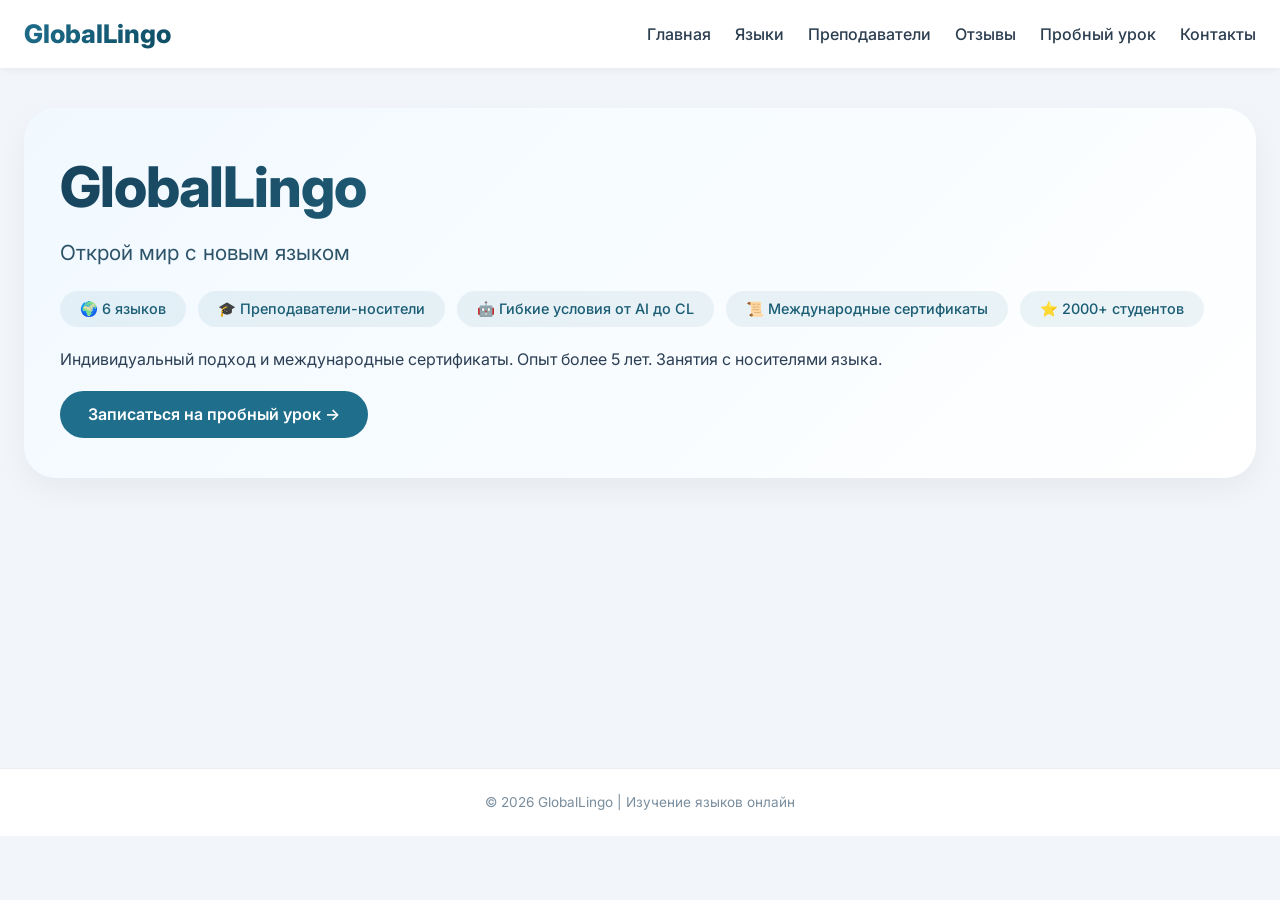
<file: index.html>
<!DOCTYPE html>
<html lang="ru">
<head>
    <meta charset="UTF-8">
    <meta name="viewport" content="width=device-width, initial-scale=1.0">
    <title>GlobalLingo | Изучение языков онлайн</title>
    <link rel="stylesheet" href="style.css">
    <link href="https://fonts.googleapis.com/css2?family=Inter:opsz,wght@14..32,300;400;500;600;700;800&display=swap" rel="stylesheet">
</head>
<body>
    <nav class="main-nav">
        <div class="nav-container">
            <div class="logo">GlobalLingo</div>
            <ul class="nav-links">
                <li><a href="index.html">Главная</a></li>
                <li><a href="languages.html">Языки</a></li>
                <li><a href="teachers.html">Преподаватели</a></li>
                <li><a href="reviews.html">Отзывы</a></li>
                <li><a href="trial.html">Пробный урок</a></li>
                <li><a href="contacts.html">Контакты</a></li>
            </ul>
        </div>
    </nav>

    <main>
        <div class="frame hero-frame">
            <div class="frame-content">
                <div class="hero-title">GlobalLingo</div>
                <div class="hero-sub">Открой мир с новым языком</div>
                <div class="hero-features">
                    <span class="feature">🌍 6 языков</span>
                    <span class="feature">🎓 Преподаватели-носители</span>
                    <span class="feature">🤖 Гибкие условия от AI до CL</span>
                    <span class="feature">📜 Международные сертификаты</span>
                    <span class="feature">⭐ 2000+ студентов</span>
                </div>
                <p class="hero-description">Индивидуальный подход и международные сертификаты. Опыт более 5 лет. Занятия с носителями языка.</p>
                <a href="trial.html" class="btn-primary">Записаться на пробный урок →</a>
            </div>
        </div>
    </main>

    <footer class="page-footer">
        <p>© 2026 GlobalLingo | Изучение языков онлайн</p>
    </footer>
</body>
</html>
</file>
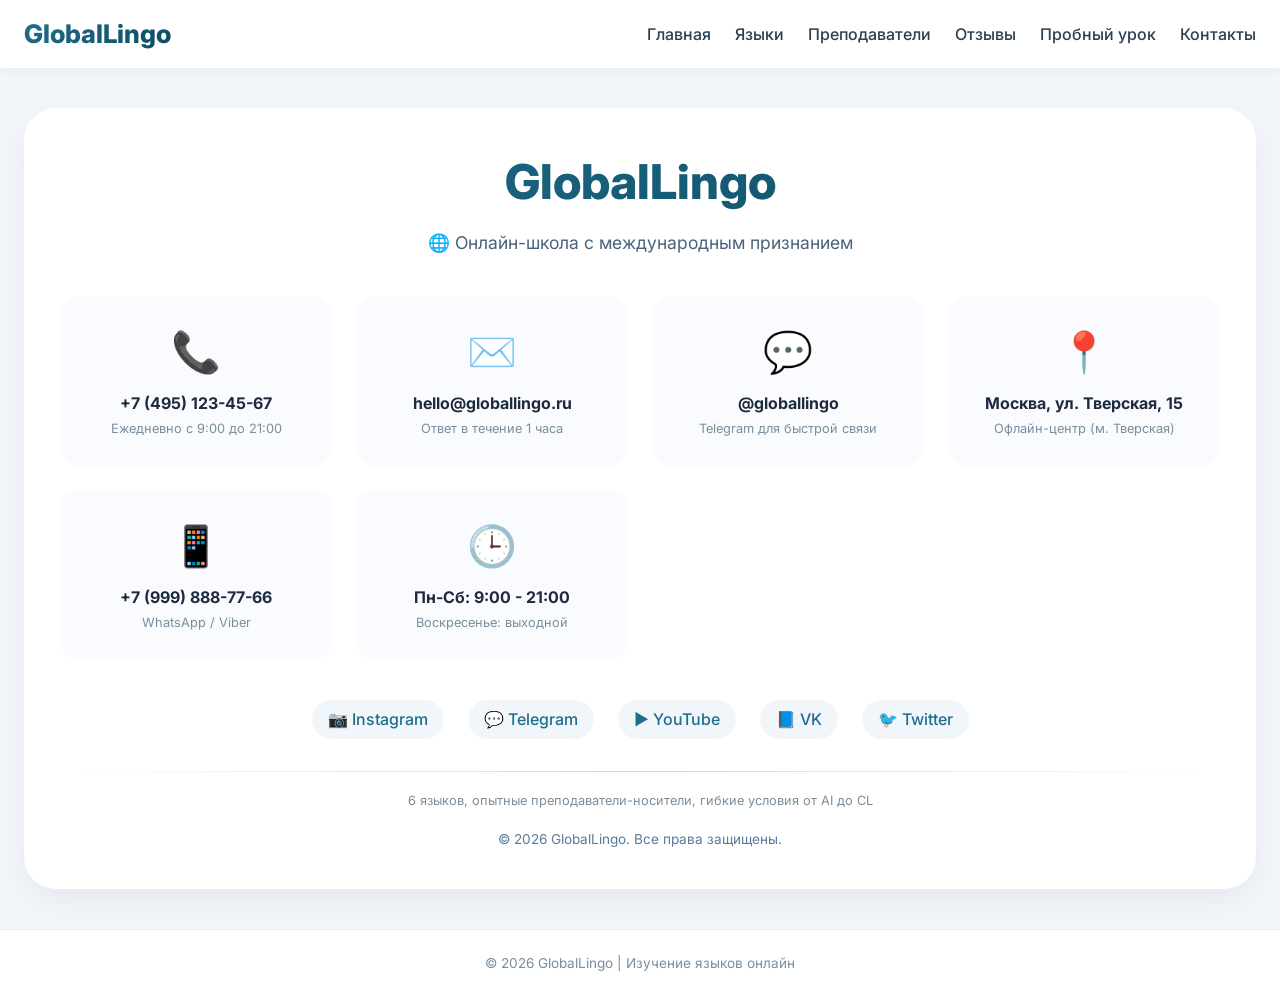
<file: contacts.html>
<!DOCTYPE html>
<html lang="ru">
<head>
    <meta charset="UTF-8">
    <meta name="viewport" content="width=device-width, initial-scale=1.0">
    <title>GlobalLingo | Контакты</title>
    <link rel="stylesheet" href="style.css">
    <link href="https://fonts.googleapis.com/css2?family=Inter:opsz,wght@14..32,300;400;500;600;700;800&display=swap" rel="stylesheet">
</head>
<body>
    <nav class="main-nav">
        <div class="nav-container">
            <div class="logo">GlobalLingo</div>
            <ul class="nav-links">
                <li><a href="index.html">Главная</a></li>
                <li><a href="languages.html">Языки</a></li>
                <li><a href="teachers.html">Преподаватели</a></li>
                <li><a href="reviews.html">Отзывы</a></li>
                <li><a href="trial.html">Пробный урок</a></li>
                <li><a href="contacts.html">Контакты</a></li>
            </ul>
        </div>
    </nav>

    <main>
        <div class="frame">
            <div class="frame-content" style="text-align: center;">
                <div class="logo-large">GlobalLingo</div>
                <p class="tagline">🌐 Онлайн-школа с международным признанием</p>
                
                <div class="contacts-grid">
                    <div class="contact-item">
                        <div class="contact-icon">📞</div>
                        <div><strong>+7 (495) 123-45-67</strong></div>
                        <div class="contact-desc">Ежедневно с 9:00 до 21:00</div>
                    </div>
                    
                    <div class="contact-item">
                        <div class="contact-icon">✉️</div>
                        <div><strong>hello@globallingo.ru</strong></div>
                        <div class="contact-desc">Ответ в течение 1 часа</div>
                    </div>
                    
                    <div class="contact-item">
                        <div class="contact-icon">💬</div>
                        <div><strong>@globallingo</strong></div>
                        <div class="contact-desc">Telegram для быстрой связи</div>
                    </div>
                    
                    <div class="contact-item">
                        <div class="contact-icon">📍</div>
                        <div><strong>Москва, ул. Тверская, 15</strong></div>
                        <div class="contact-desc">Офлайн-центр (м. Тверская)</div>
                    </div>
                    
                    <div class="contact-item">
                        <div class="contact-icon">📱</div>
                        <div><strong>+7 (999) 888-77-66</strong></div>
                        <div class="contact-desc">WhatsApp / Viber</div>
                    </div>
                    
                    <div class="contact-item">
                        <div class="contact-icon">🕒</div>
                        <div><strong>Пн-Сб: 9:00 - 21:00</strong></div>
                        <div class="contact-desc">Воскресенье: выходной</div>
                    </div>
                </div>

                <div class="social-links">
                    <a href="#">📷 Instagram</a>
                    <a href="#">💬 Telegram</a>
                    <a href="#">▶️ YouTube</a>
                    <a href="#">📘 VK</a>
                    <a href="#">🐦 Twitter</a>
                </div>

                <hr class="divider">
                
                <div class="small-note">6 языков, опытные преподаватели-носители, гибкие условия от AI до CL</div>
                <div class="copyright">© 2026 GlobalLingo. Все права защищены.</div>
            </div>
        </div>
    </main>

    <footer class="page-footer">
        <p>© 2026 GlobalLingo | Изучение языков онлайн</p>
    </footer>
</body>
</html>
</file>
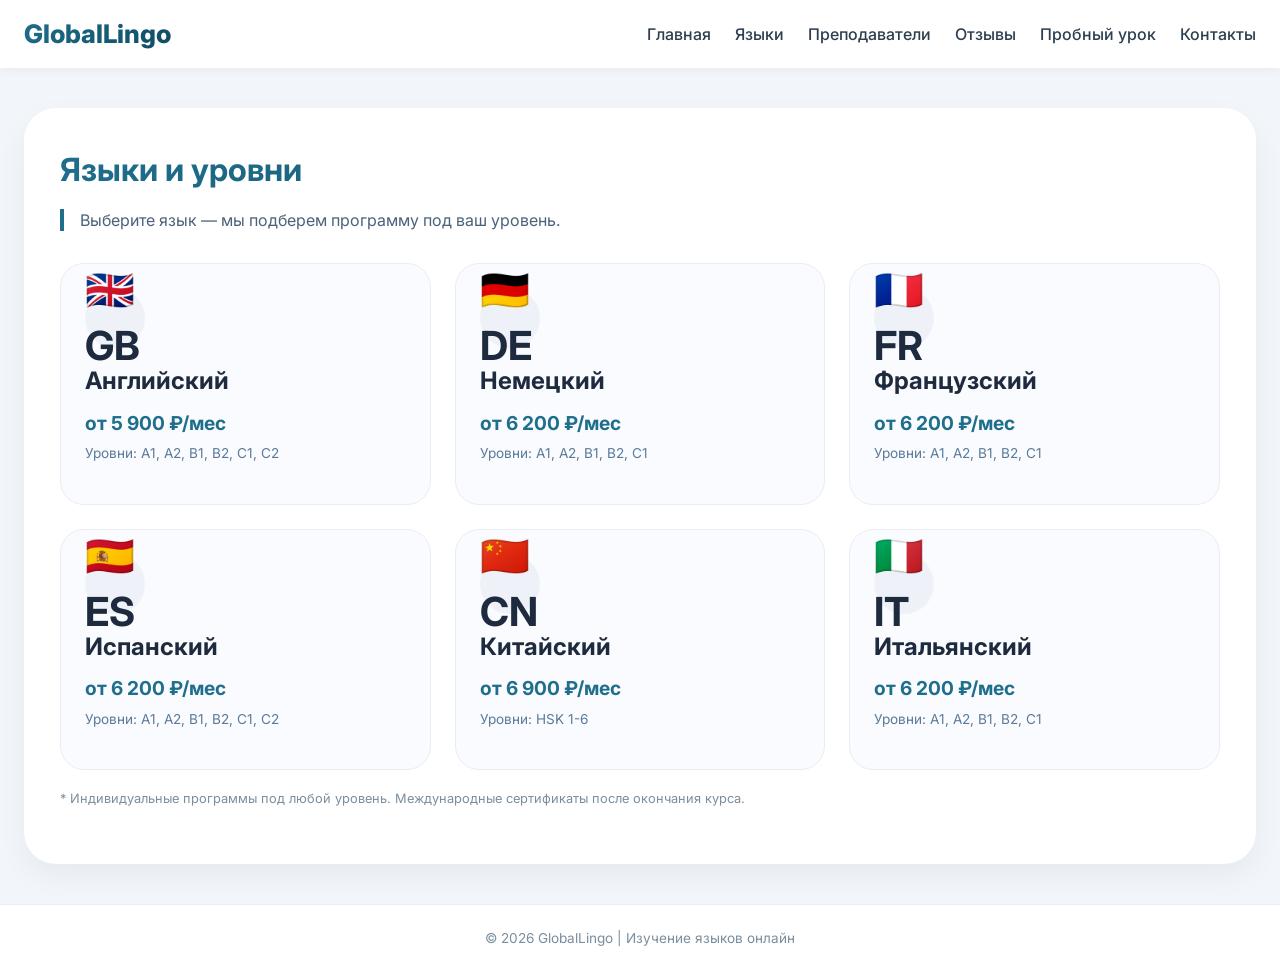
<file: languages.html>
<!DOCTYPE html>
<html lang="ru">
<head>
    <meta charset="UTF-8">
    <meta name="viewport" content="width=device-width, initial-scale=1.0">
    <title>GlobalLingo | Языки и уровни</title>
    <link rel="stylesheet" href="style.css">
    <link href="https://fonts.googleapis.com/css2?family=Inter:opsz,wght@14..32,300;400;500;600;700;800&display=swap" rel="stylesheet">
</head>
<body>
    <nav class="main-nav">
        <div class="nav-container">
            <div class="logo">GlobalLingo</div>
            <ul class="nav-links">
                <li><a href="index.html">Главная</a></li>
                <li><a href="languages.html">Языки</a></li>
                <li><a href="teachers.html">Преподаватели</a></li>
                <li><a href="reviews.html">Отзывы</a></li>
                <li><a href="trial.html">Пробный урок</a></li>
                <li><a href="contacts.html">Контакты</a></li>
            </ul>
        </div>
    </nav>

    <main>
        <div class="frame">
            <div class="frame-content">
                <h1 class="section-title">Языки и уровни</h1>
                <div class="section-sub">Выберите язык — мы подберем программу под ваш уровень.</div>
                
                <div class="grid-cards">
                    <div class="lang-card">
                        <div class="lang-flag">🇬🇧 GB</div>
                        <div class="lang-name">Английский</div>
                        <div class="lang-price">от 5 900 ₽/мес</div>
                        <div class="lang-levels">Уровни: A1, A2, B1, B2, C1, C2</div>
                    </div>
                    
                    <div class="lang-card">
                        <div class="lang-flag">🇩🇪 DE</div>
                        <div class="lang-name">Немецкий</div>
                        <div class="lang-price">от 6 200 ₽/мес</div>
                        <div class="lang-levels">Уровни: A1, A2, B1, B2, C1</div>
                    </div>
                    
                    <div class="lang-card">
                        <div class="lang-flag">🇫🇷 FR</div>
                        <div class="lang-name">Французский</div>
                        <div class="lang-price">от 6 200 ₽/мес</div>
                        <div class="lang-levels">Уровни: A1, A2, B1, B2, C1</div>
                    </div>
                    
                    <div class="lang-card">
                        <div class="lang-flag">🇪🇸 ES</div>
                        <div class="lang-name">Испанский</div>
                        <div class="lang-price">от 6 200 ₽/мес</div>
                        <div class="lang-levels">Уровни: A1, A2, B1, B2, C1, C2</div>
                    </div>
                    
                    <div class="lang-card">
                        <div class="lang-flag">🇨🇳 CN</div>
                        <div class="lang-name">Китайский</div>
                        <div class="lang-price">от 6 900 ₽/мес</div>
                        <div class="lang-levels">Уровни: HSK 1-6</div>
                    </div>
                    
                    <div class="lang-card">
                        <div class="lang-flag">🇮🇹 IT</div>
                        <div class="lang-name">Итальянский</div>
                        <div class="lang-price">от 6 200 ₽/мес</div>
                        <div class="lang-levels">Уровни: A1, A2, B1, B2, C1</div>
                    </div>
                </div>
                
                <div class="small-note">* Индивидуальные программы под любой уровень. Международные сертификаты после окончания курса.</div>
            </div>
        </div>
    </main>

    <footer class="page-footer">
        <p>© 2026 GlobalLingo | Изучение языков онлайн</p>
    </footer>
</body>
</html>
</file>
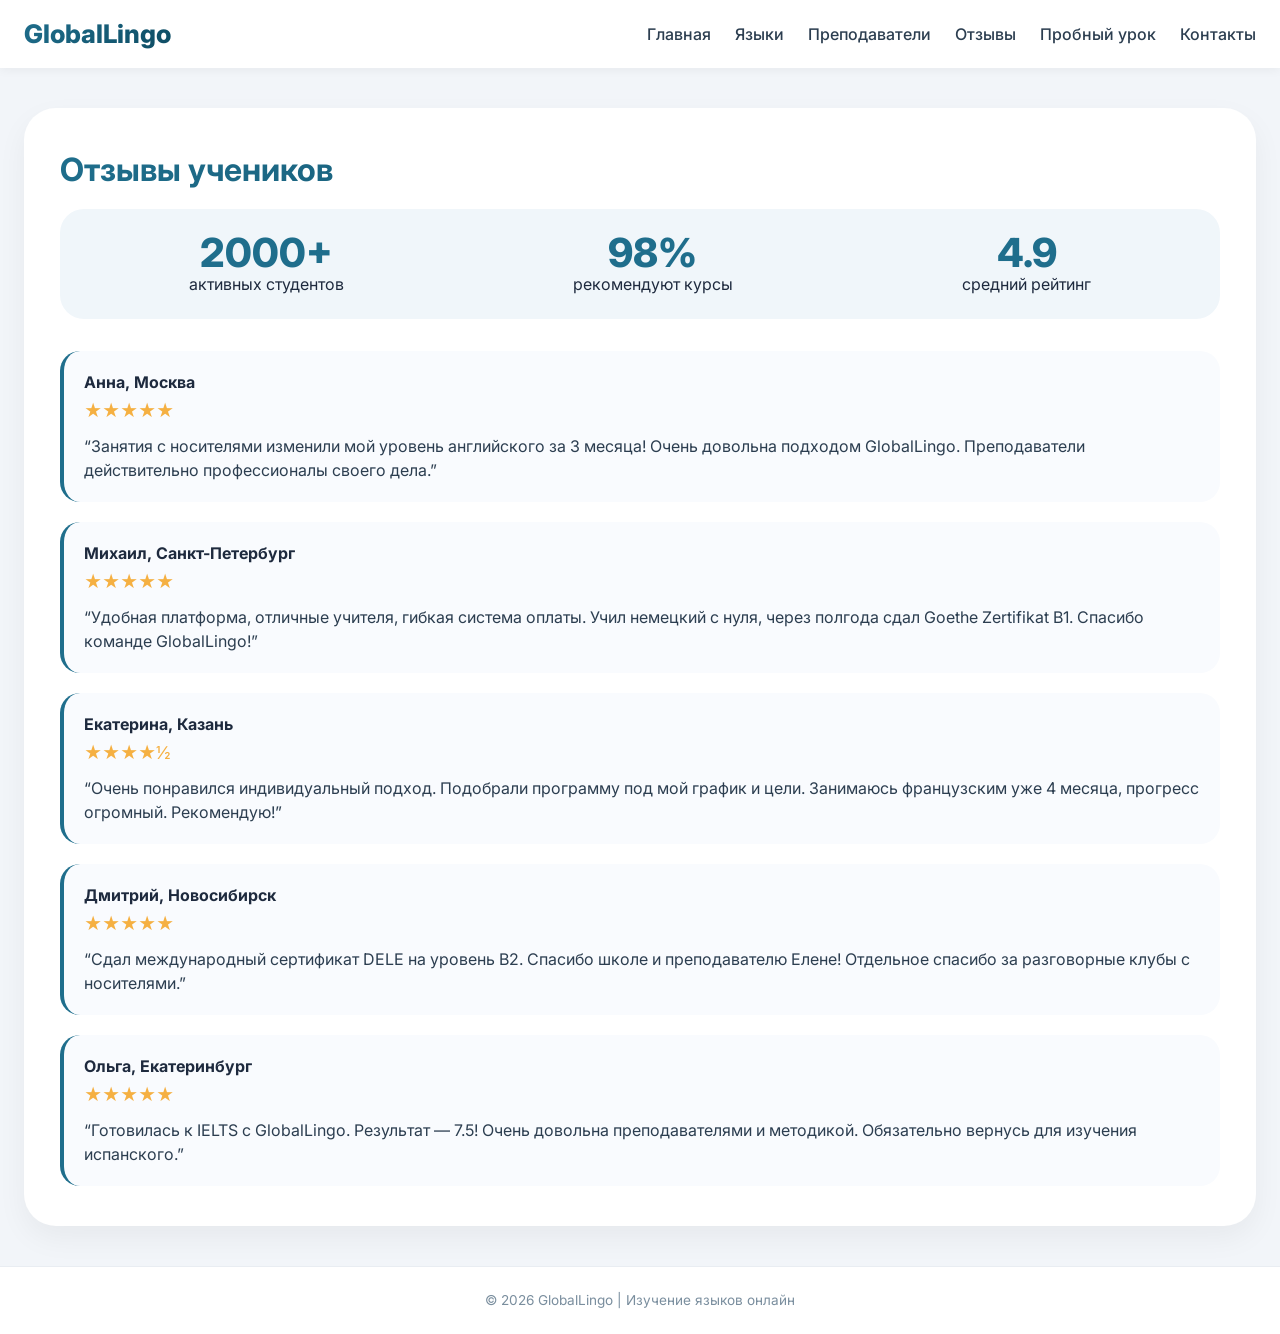
<file: reviews.html>
<!DOCTYPE html>
<html lang="ru">
<head>
    <meta charset="UTF-8">
    <meta name="viewport" content="width=device-width, initial-scale=1.0">
    <title>GlobalLingo | Отзывы учеников</title>
    <link rel="stylesheet" href="style.css">
    <link href="https://fonts.googleapis.com/css2?family=Inter:opsz,wght@14..32,300;400;500;600;700;800&display=swap" rel="stylesheet">
</head>
<body>
    <nav class="main-nav">
        <div class="nav-container">
            <div class="logo">GlobalLingo</div>
            <ul class="nav-links">
                <li><a href="index.html">Главная</a></li>
                <li><a href="languages.html">Языки</a></li>
                <li><a href="teachers.html">Преподаватели</a></li>
                <li><a href="reviews.html">Отзывы</a></li>
                <li><a href="trial.html">Пробный урок</a></li>
                <li><a href="contacts.html">Контакты</a></li>
            </ul>
        </div>
    </nav>

    <main>
        <div class="frame">
            <div class="frame-content">
                <h1 class="section-title">Отзывы учеников</h1>
                
                <div class="reviews-stats">
                    <div>
                        <div class="stat-number">2000+</div>
                        <div>активных студентов</div>
                    </div>
                    <div>
                        <div class="stat-number">98%</div>
                        <div>рекомендуют курсы</div>
                    </div>
                    <div>
                        <div class="stat-number">4.9</div>
                        <div>средний рейтинг</div>
                    </div>
                </div>
                
                <div class="reviews-list">
                    <div class="review-card">
                        <div class="review-author">Анна, Москва</div>
                        <div class="review-rating">★★★★★</div>
                        <div class="review-text">“Занятия с носителями изменили мой уровень английского за 3 месяца! Очень довольна подходом GlobalLingo. Преподаватели действительно профессионалы своего дела.”</div>
                    </div>
                    
                    <div class="review-card">
                        <div class="review-author">Михаил, Санкт-Петербург</div>
                        <div class="review-rating">★★★★★</div>
                        <div class="review-text">“Удобная платформа, отличные учителя, гибкая система оплаты. Учил немецкий с нуля, через полгода сдал Goethe Zertifikat B1. Спасибо команде GlobalLingo!”</div>
                    </div>
                    
                    <div class="review-card">
                        <div class="review-author">Екатерина, Казань</div>
                        <div class="review-rating">★★★★½</div>
                        <div class="review-text">“Очень понравился индивидуальный подход. Подобрали программу под мой график и цели. Занимаюсь французским уже 4 месяца, прогресс огромный. Рекомендую!”</div>
                    </div>
                    
                    <div class="review-card">
                        <div class="review-author">Дмитрий, Новосибирск</div>
                        <div class="review-rating">★★★★★</div>
                        <div class="review-text">“Сдал международный сертификат DELE на уровень B2. Спасибо школе и преподавателю Елене! Отдельное спасибо за разговорные клубы с носителями.”</div>
                    </div>
                    
                    <div class="review-card">
                        <div class="review-author">Ольга, Екатеринбург</div>
                        <div class="review-rating">★★★★★</div>
                        <div class="review-text">“Готовилась к IELTS с GlobalLingo. Результат — 7.5! Очень довольна преподавателями и методикой. Обязательно вернусь для изучения испанского.”</div>
                    </div>
                </div>
            </div>
        </div>
    </main>

    <footer class="page-footer">
        <p>© 2026 GlobalLingo | Изучение языков онлайн</p>
    </footer>
</body>
</html>
</file>
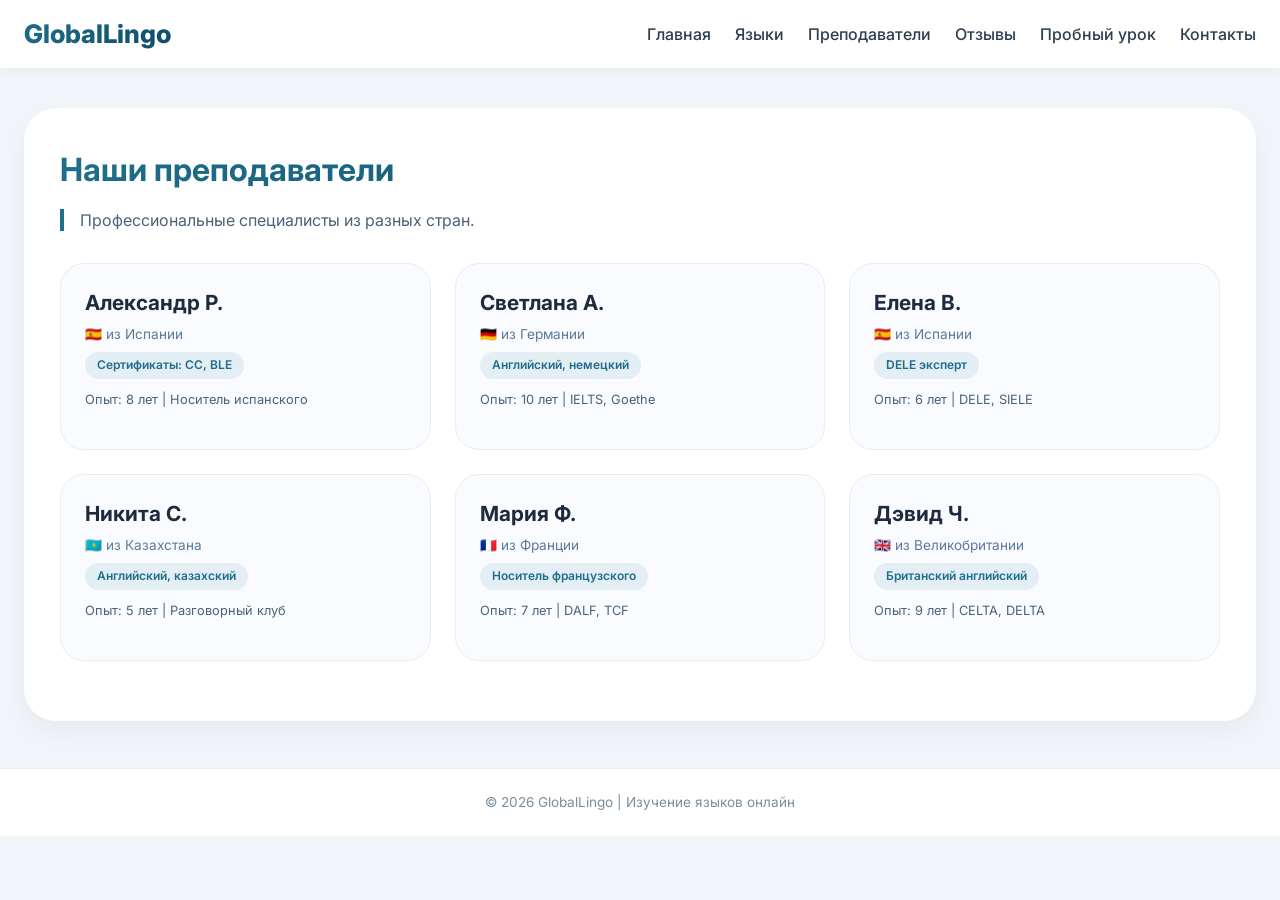
<file: teachers.html>
<!DOCTYPE html>
<html lang="ru">
<head>
    <meta charset="UTF-8">
    <meta name="viewport" content="width=device-width, initial-scale=1.0">
    <title>GlobalLingo | Преподаватели</title>
    <link rel="stylesheet" href="style.css">
    <link href="https://fonts.googleapis.com/css2?family=Inter:opsz,wght@14..32,300;400;500;600;700;800&display=swap" rel="stylesheet">
</head>
<body>
    <nav class="main-nav">
        <div class="nav-container">
            <div class="logo">GlobalLingo</div>
            <ul class="nav-links">
                <li><a href="index.html">Главная</a></li>
                <li><a href="languages.html">Языки</a></li>
                <li><a href="teachers.html">Преподаватели</a></li>
                <li><a href="reviews.html">Отзывы</a></li>
                <li><a href="trial.html">Пробный урок</a></li>
                <li><a href="contacts.html">Контакты</a></li>
            </ul>
        </div>
    </nav>

    <main>
        <div class="frame">
            <div class="frame-content">
                <h1 class="section-title">Наши преподаватели</h1>
                <div class="section-sub">Профессиональные специалисты из разных стран.</div>
                
                <div class="grid-cards">
                    <div class="teacher-card">
                        <h4>Александр Р.</h4>
                        <div class="teacher-origin">🇪🇸 из Испании</div>
                        <div class="teacher-badge">Сертификаты: CC, BLE</div>
                        <div class="teacher-experience">Опыт: 8 лет | Носитель испанского</div>
                    </div>
                    
                    <div class="teacher-card">
                        <h4>Светлана А.</h4>
                        <div class="teacher-origin">🇩🇪 из Германии</div>
                        <div class="teacher-badge">Английский, немецкий</div>
                        <div class="teacher-experience">Опыт: 10 лет | IELTS, Goethe</div>
                    </div>
                    
                    <div class="teacher-card">
                        <h4>Елена В.</h4>
                        <div class="teacher-origin">🇪🇸 из Испании</div>
                        <div class="teacher-badge">DELE эксперт</div>
                        <div class="teacher-experience">Опыт: 6 лет | DELE, SIELE</div>
                    </div>
                    
                    <div class="teacher-card">
                        <h4>Никита С.</h4>
                        <div class="teacher-origin">🇰🇿 из Казахстана</div>
                        <div class="teacher-badge">Английский, казахский</div>
                        <div class="teacher-experience">Опыт: 5 лет | Разговорный клуб</div>
                    </div>
                    
                    <div class="teacher-card">
                        <h4>Мария Ф.</h4>
                        <div class="teacher-origin">🇫🇷 из Франции</div>
                        <div class="teacher-badge">Носитель французского</div>
                        <div class="teacher-experience">Опыт: 7 лет | DALF, TCF</div>
                    </div>
                    
                    <div class="teacher-card">
                        <h4>Дэвид Ч.</h4>
                        <div class="teacher-origin">🇬🇧 из Великобритании</div>
                        <div class="teacher-badge">Британский английский</div>
                        <div class="teacher-experience">Опыт: 9 лет | CELTA, DELTA</div>
                    </div>
                </div>
            </div>
        </div>
    </main>

    <footer class="page-footer">
        <p>© 2026 GlobalLingo | Изучение языков онлайн</p>
    </footer>
</body>
</html>
</file>
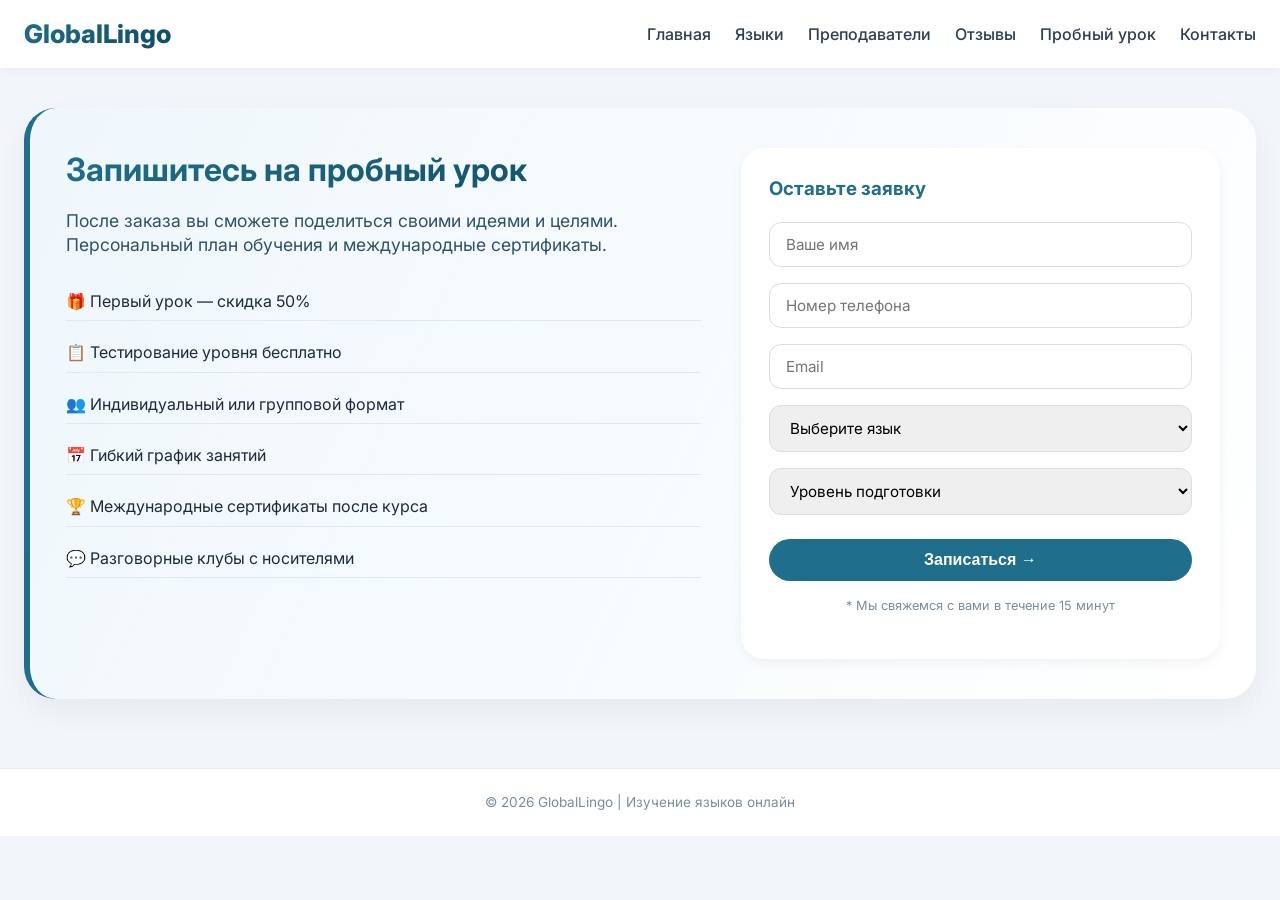
<file: trial.html>
<!DOCTYPE html>
<html lang="ru">
<head>
    <meta charset="UTF-8">
    <meta name="viewport" content="width=device-width, initial-scale=1.0">
    <title>GlobalLingo | Пробный урок</title>
    <link rel="stylesheet" href="style.css">
    <link href="https://fonts.googleapis.com/css2?family=Inter:opsz,wght@14..32,300;400;500;600;700;800&display=swap" rel="stylesheet">
</head>
<body>
    <nav class="main-nav">
        <div class="nav-container">
            <div class="logo">GlobalLingo</div>
            <ul class="nav-links">
                <li><a href="index.html">Главная</a></li>
                <li><a href="languages.html">Языки</a></li>
                <li><a href="teachers.html">Преподаватели</a></li>
                <li><a href="reviews.html">Отзывы</a></li>
                <li><a href="trial.html">Пробный урок</a></li>
                <li><a href="contacts.html">Контакты</a></li>
            </ul>
        </div>
    </nav>

    <main>
        <div class="frame trial-frame">
            <div class="frame-content">
                <div class="trial-flex">
                    <div class="trial-text">
                        <h1 class="section-title" style="margin-bottom: 16px;">Запишитесь на пробный урок</h1>
                        <p style="font-size: 1.1rem; margin-bottom: 20px; color: #2c5368;">После заказа вы сможете поделиться своими идеями и целями. Персональный план обучения и международные сертификаты.</p>
                        
                        <div class="trial-benefits">
                            <div>🎁 Первый урок — скидка 50%</div>
                            <div>📋 Тестирование уровня бесплатно</div>
                            <div>👥 Индивидуальный или групповой формат</div>
                            <div>📅 Гибкий график занятий</div>
                            <div>🏆 Международные сертификаты после курса</div>
                            <div>💬 Разговорные клубы с носителями</div>
                        </div>
                    </div>
                    
                    <div class="trial-form">
                        <h3 style="margin-bottom: 20px; color: #1F6E8C;">Оставьте заявку</h3>
                        <form action="#" method="post">
                            <div class="form-group">
                                <input type="text" placeholder="Ваше имя" required>
                            </div>
                            <div class="form-group">
                                <input type="tel" placeholder="Номер телефона" required>
                            </div>
                            <div class="form-group">
                                <input type="email" placeholder="Email" required>
                            </div>
                            <div class="form-group">
                                <select required>
                                    <option value="">Выберите язык</option>
                                    <option>Английский</option>
                                    <option>Немецкий</option>
                                    <option>Французский</option>
                                    <option>Испанский</option>
                                    <option>Китайский</option>
                                    <option>Итальянский</option>
                                </select>
                            </div>
                            <div class="form-group">
                                <select>
                                    <option>Уровень подготовки</option>
                                    <option>Начинающий (A1)</option>
                                    <option>Базовый (A2)</option>
                                    <option>Средний (B1)</option>
                                    <option>Выше среднего (B2)</option>
                                    <option>Продвинутый (C1-C2)</option>
                                </select>
                            </div>
                            <button type="submit" class="btn-primary">Записаться →</button>
                        </form>
                        <p class="small-note" style="margin-top: 16px; text-align: center;">* Мы свяжемся с вами в течение 15 минут</p>
                    </div>
                </div>
            </div>
        </div>
    </main>

    <footer class="page-footer">
        <p>© 2026 GlobalLingo | Изучение языков онлайн</p>
    </footer>
</file>
<file: style.css>
* {
    margin: 0;
    padding: 0;
    box-sizing: border-box;
}

body {
    background: #f2f5f9;
    font-family: 'Inter', -apple-system, BlinkMacSystemFont, 'Segoe UI', sans-serif;
    color: #1e2a3e;
    line-height: 1.4;
}


.main-nav {
    background: white;
    box-shadow: 0 2px 10px rgba(0, 0, 0, 0.05);
    position: sticky;
    top: 0;
    z-index: 100;
}

.nav-container {
    max-width: 1280px;
    margin: 0 auto;
    padding: 16px 24px;
    display: flex;
    justify-content: space-between;
    align-items: center;
    flex-wrap: wrap;
    gap: 16px;
}

.logo {
    font-size: 1.6rem;
    font-weight: 800;
    background: linear-gradient(135deg, #1F6E8C, #0E4C63);
    background-clip: text;
    -webkit-background-clip: text;
    color: transparent;
}

.nav-links {
    display: flex;
    gap: 24px;
    list-style: none;
    flex-wrap: wrap;
}

.nav-links a {
    text-decoration: none;
    color: #2c3e50;
    font-weight: 500;
    transition: 0.2s;
    padding: 8px 0;
}

.nav-links a:hover {
    color: #1F6E8C;
    border-bottom: 2px solid #1F6E8C;
}


main {
    max-width: 1280px;
    margin: 0 auto;
    padding: 40px 24px;
    min-height: calc(100vh - 200px);
}


.frame {
    background: #ffffff;
    border-radius: 32px;
    box-shadow: 0 12px 30px rgba(0, 0, 0, 0.05);
    overflow: hidden;
    transition: transform 0.2s ease;
}

.frame:hover {
    transform: translateY(-3px);
}

.frame-content {
    padding: 40px 36px;
}


.hero-frame {
    background: linear-gradient(135deg, #F1F9FF 0%, #ffffff 100%);
}

.hero-title {
    font-size: 3.5rem;
    font-weight: 800;
    letter-spacing: -0.02em;
    background: linear-gradient(125deg, #18435c, #2c8eaa);
    background-clip: text;
    -webkit-background-clip: text;
    color: transparent;
    margin-bottom: 12px;
}

.hero-sub {
    font-size: 1.3rem;
    color: #2c5368;
    margin-bottom: 24px;
}

.hero-features {
    display: flex;
    flex-wrap: wrap;
    gap: 12px;
    margin: 20px 0;
}

.feature {
    background: rgba(31, 110, 140, 0.08);
    border-radius: 60px;
    padding: 8px 20px;
    font-weight: 500;
    font-size: 0.9rem;
    color: #1a5d74;
}

.hero-description {
    margin: 20px 0;
    color: #2c3f55;
    line-height: 1.5;
}


.section-title {
    font-size: 2rem;
    font-weight: 700;
    background: linear-gradient(135deg, #1F6E8C, #0E4C63);
    background-clip: text;
    -webkit-background-clip: text;
    color: transparent;
    margin-bottom: 16px;
}

.section-sub {
    color: #4a627a;
    font-size: 1rem;
    margin-bottom: 32px;
    border-left: 4px solid #1F6E8C;
    padding-left: 16px;
}


.grid-cards {
    display: grid;
    grid-template-columns: repeat(auto-fill, minmax(280px, 1fr));
    gap: 24px;
    margin: 20px 0;
}


.lang-card {
    background: #f9fbfe;
    border-radius: 24px;
    padding: 24px;
    border: 1px solid #e9edf2;
    transition: all 0.2s;
}

.lang-card:hover {
    border-color: #cbdbe0;
    background: #ffffff;
    box-shadow: 0 6px 14px rgba(0, 0, 0, 0.05);
}

.lang-flag {
    font-size: 2.5rem;
    font-weight: 700;
    background: #eef2f8;
    width: 60px;
    height: 60px;
    display: flex;
    align-items: center;
    justify-content: center;
    border-radius: 30px;
    margin-bottom: 16px;
}

.lang-name {
    font-size: 1.5rem;
    font-weight: 700;
    margin: 8px 0 4px;
}

.lang-price {
    color: #1F6E8C;
    font-weight: 700;
    font-size: 1.2rem;
    margin: 12px 0 8px;
}

.lang-levels {
    font-size: 0.85rem;
    color: #5b7a9a;
    margin-bottom: 16px;
}


.teacher-card {
    background: #f9fbfe;
    border-radius: 24px;
    padding: 24px;
    border: 1px solid #e9edf2;
    transition: all 0.2s;
}

.teacher-card:hover {
    border-color: #cbdbe0;
    background: #ffffff;
    box-shadow: 0 6px 14px rgba(0, 0, 0, 0.05);
}

.teacher-card h4 {
    font-size: 1.3rem;
    font-weight: 700;
    margin-bottom: 8px;
}

.teacher-origin {
    font-size: 0.85rem;
    color: #5b7a9a;
    margin-bottom: 8px;
}

.teacher-badge {
    background: #e4eef5;
    padding: 5px 12px;
    border-radius: 40px;
    font-size: 0.75rem;
    font-weight: 600;
    color: #1F6E8C;
    display: inline-block;
    margin-bottom: 12px;
}

.teacher-experience {
    font-size: 0.8rem;
    color: #4a627a;
    margin-bottom: 16px;
}


.btn-primary {
    background: #1F6E8C;
    color: white;
    padding: 12px 28px;
    border-radius: 50px;
    font-weight: 600;
    font-size: 1rem;
    cursor: pointer;
    border: none;
    transition: 0.2s;
    display: inline-block;
    text-decoration: none;
}

.btn-primary:hover {
    background: #0e556e;
    transform: scale(0.98);
}

.btn-secondary {
    background: white;
    border: 1.5px solid #1F6E8C;
    color: #1F6E8C;
    padding: 12px 28px;
    border-radius: 50px;
    font-weight: 600;
    font-size: 1rem;
    cursor: pointer;
    transition: 0.2s;
    display: inline-block;
    text-decoration: none;
}

.btn-secondary:hover {
    background: #1F6E8C;
    color: white;
}


.reviews-stats {
    background: #f0f6fa;
    border-radius: 24px;
    padding: 24px;
    display: flex;
    justify-content: space-around;
    flex-wrap: wrap;
    gap: 20px;
    margin-bottom: 32px;
    text-align: center;
}

.stat-number {
    font-size: 2.5rem;
    font-weight: 800;
    color: #1F6E8C;
    line-height: 1;
}

.reviews-list {
    display: flex;
    flex-direction: column;
    gap: 20px;
}

.review-card {
    background: #f9fbfe;
    padding: 20px;
    border-radius: 20px;
    border-left: 4px solid #1F6E8C;
}

.review-author {
    font-weight: 700;
    margin-bottom: 6px;
}

.review-rating {
    color: #f5b042;
    margin-bottom: 10px;
    font-size: 1.1rem;
}

.review-text {
    color: #2c3e50;
    line-height: 1.5;
}

.trial-frame {
    background: linear-gradient(115deg, #EFF7FC 0%, #ffffff 100%);
    border-left: 6px solid #1F6E8C;
}

.trial-flex {
    display: flex;
    flex-wrap: wrap;
    gap: 40px;
    justify-content: space-between;
}

.trial-text {
    flex: 1.5;
}

.trial-benefits {
    margin-top: 24px;
}

.trial-benefits div {
    margin: 12px 0;
    font-size: 1rem;
    padding: 8px 0;
    border-bottom: 1px solid #e0e8f0;
}

.trial-form {
    flex: 1;
    background: white;
    padding: 28px;
    border-radius: 24px;
    box-shadow: 0 4px 12px rgba(0, 0, 0, 0.05);
}

.form-group {
    margin-bottom: 16px;
}

.trial-form input,
.trial-form select,
.trial-form textarea {
    width: 100%;
    padding: 12px 16px;
    border: 1px solid #ddd;
    border-radius: 12px;
    font-family: inherit;
    font-size: 0.95rem;
    transition: border-color 0.2s;
}

.trial-form input:focus,
.trial-form select:focus,
.trial-form textarea:focus {
    outline: none;
    border-color: #1F6E8C;
}

.trial-form button {
    width: 100%;
    margin-top: 8px;
}

.logo-large {
    font-size: 3rem;
    font-weight: 800;
    background: linear-gradient(135deg, #1F6E8C, #0E4C63);
    background-clip: text;
    -webkit-background-clip: text;
    color: transparent;
    margin-bottom: 16px;
}

.tagline {
    font-size: 1.1rem;
    color: #4a627a;
    margin-bottom: 40px;
}

.contacts-grid {
    display: grid;
    grid-template-columns: repeat(auto-fit, minmax(220px, 1fr));
    gap: 24px;
    margin: 40px 0;
}

.contact-item {
    padding: 28px 20px;
    background: #f9fbfe;
    border-radius: 20px;
    text-align: center;
    transition: transform 0.2s;
}

.contact-item:hover {
    transform: translateY(-5px);
}

.contact-icon {
    font-size: 2.5rem;
    margin-bottom: 12px;
}

.contact-desc {
    font-size: 0.8rem;
    color: #7a8e9e;
    margin-top: 6px;
}

.social-links {
    display: flex;
    justify-content: center;
    gap: 24px;
    margin: 32px 0;
}

.social-links a {
    text-decoration: none;
    color: #1F6E8C;
    font-weight: 500;
    padding: 8px 16px;
    border-radius: 40px;
    background: #f0f6fa;
    transition: 0.2s;
}

.social-links a:hover {
    background: #1F6E8C;
    color: white;
}

.divider {
    margin: 32px 0 20px;
    border: 0;
    height: 1px;
    background: linear-gradient(90deg, transparent, #cbdbe0, transparent);
}

.small-note {
    font-size: 0.8rem;
    color: #7a8e9e;
    margin: 16px 0;
}

.copyright {
    margin-top: 20px;
    font-size: 0.85rem;
    color: #5b7a9a;
}

.page-footer {
    text-align: center;
    padding: 24px 20px;
    background: white;
    border-top: 1px solid #e9edf2;
    color: #7a8e9e;
    font-size: 0.85rem;
}


@media (max-width: 768px) {
    .nav-container {
        flex-direction: column;
        text-align: center;
    }
    
    .frame-content {
        padding: 28px 20px;
    }
    
    .hero-title {
        font-size: 2.2rem;
    }
    
    .hero-sub {
        font-size: 1rem;
    }
    
    .trial-flex {
        flex-direction: column;
    }
    
    .grid-cards {
        grid-template-columns: 1fr;
    }
    
    .section-title {
        font-size: 1.5rem;
    }
    
    .contacts-grid {
        grid-template-columns: 1fr;
    }
}
</file>
